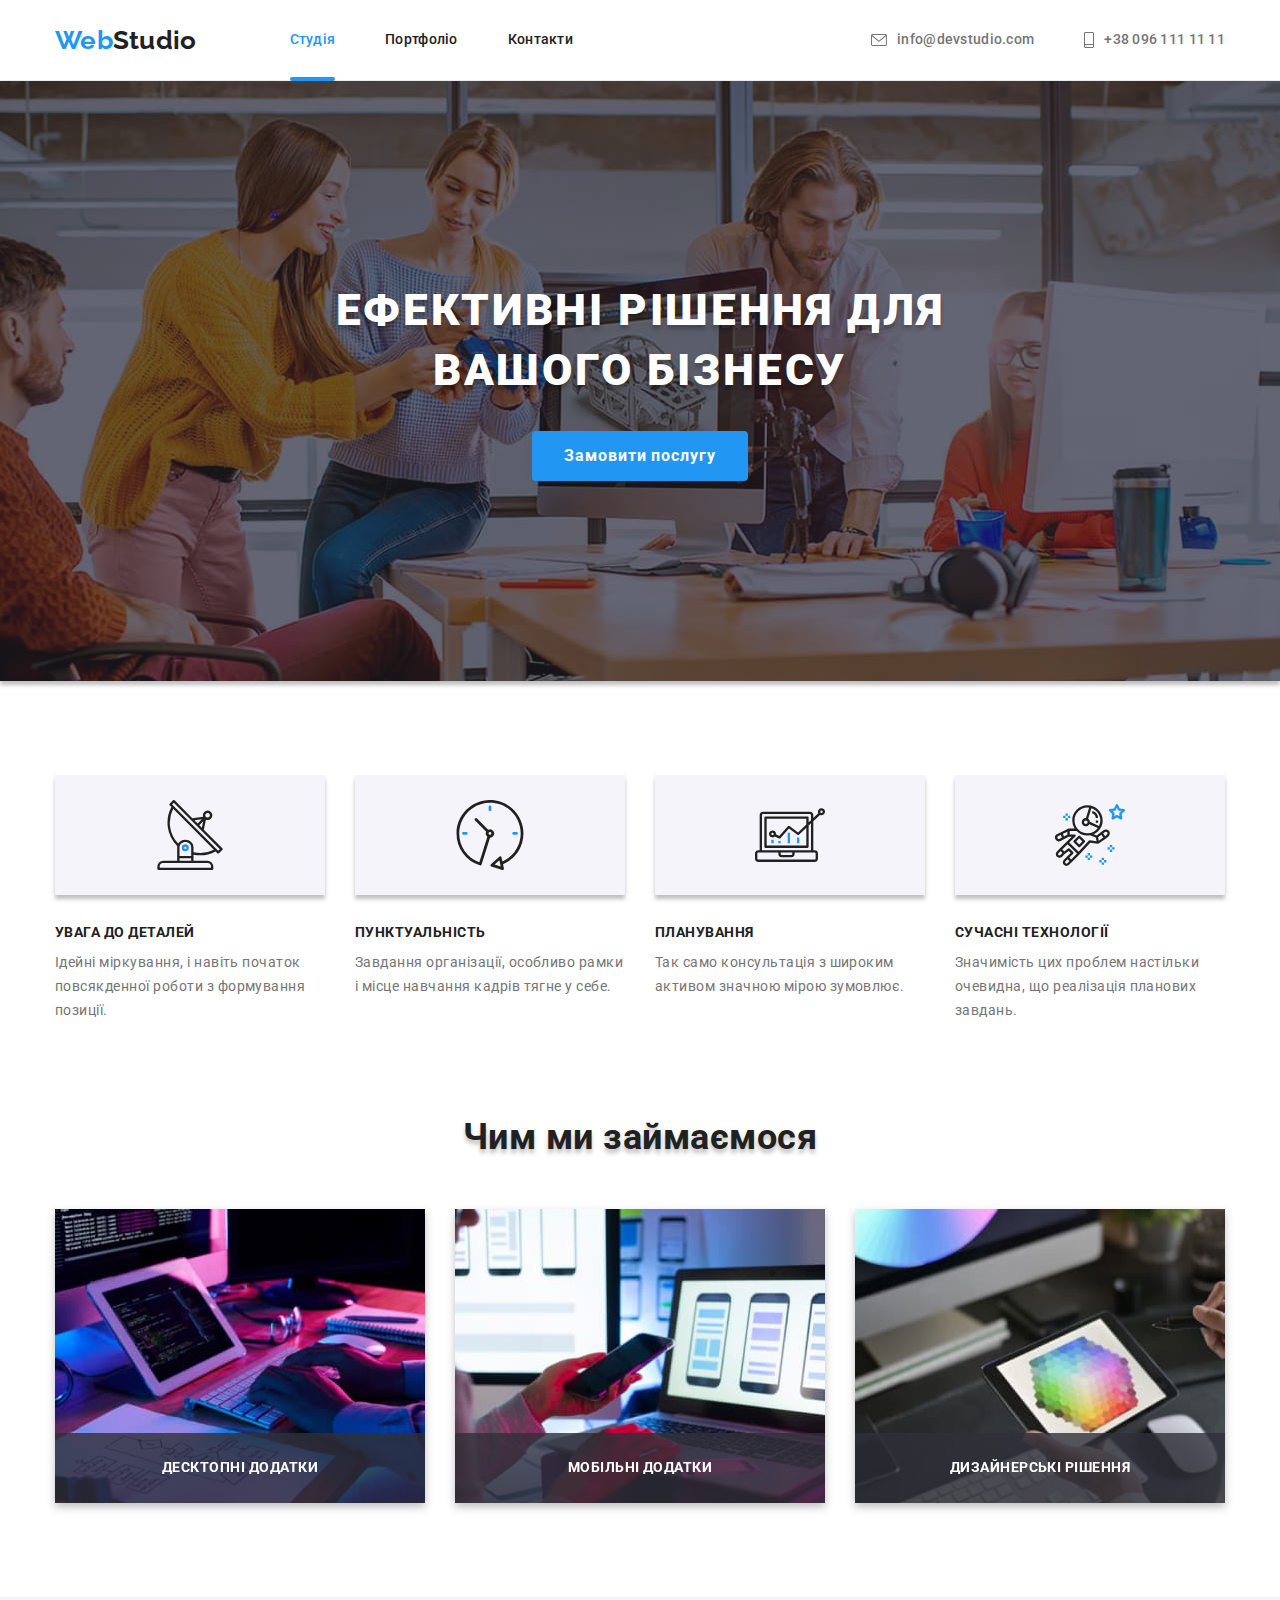
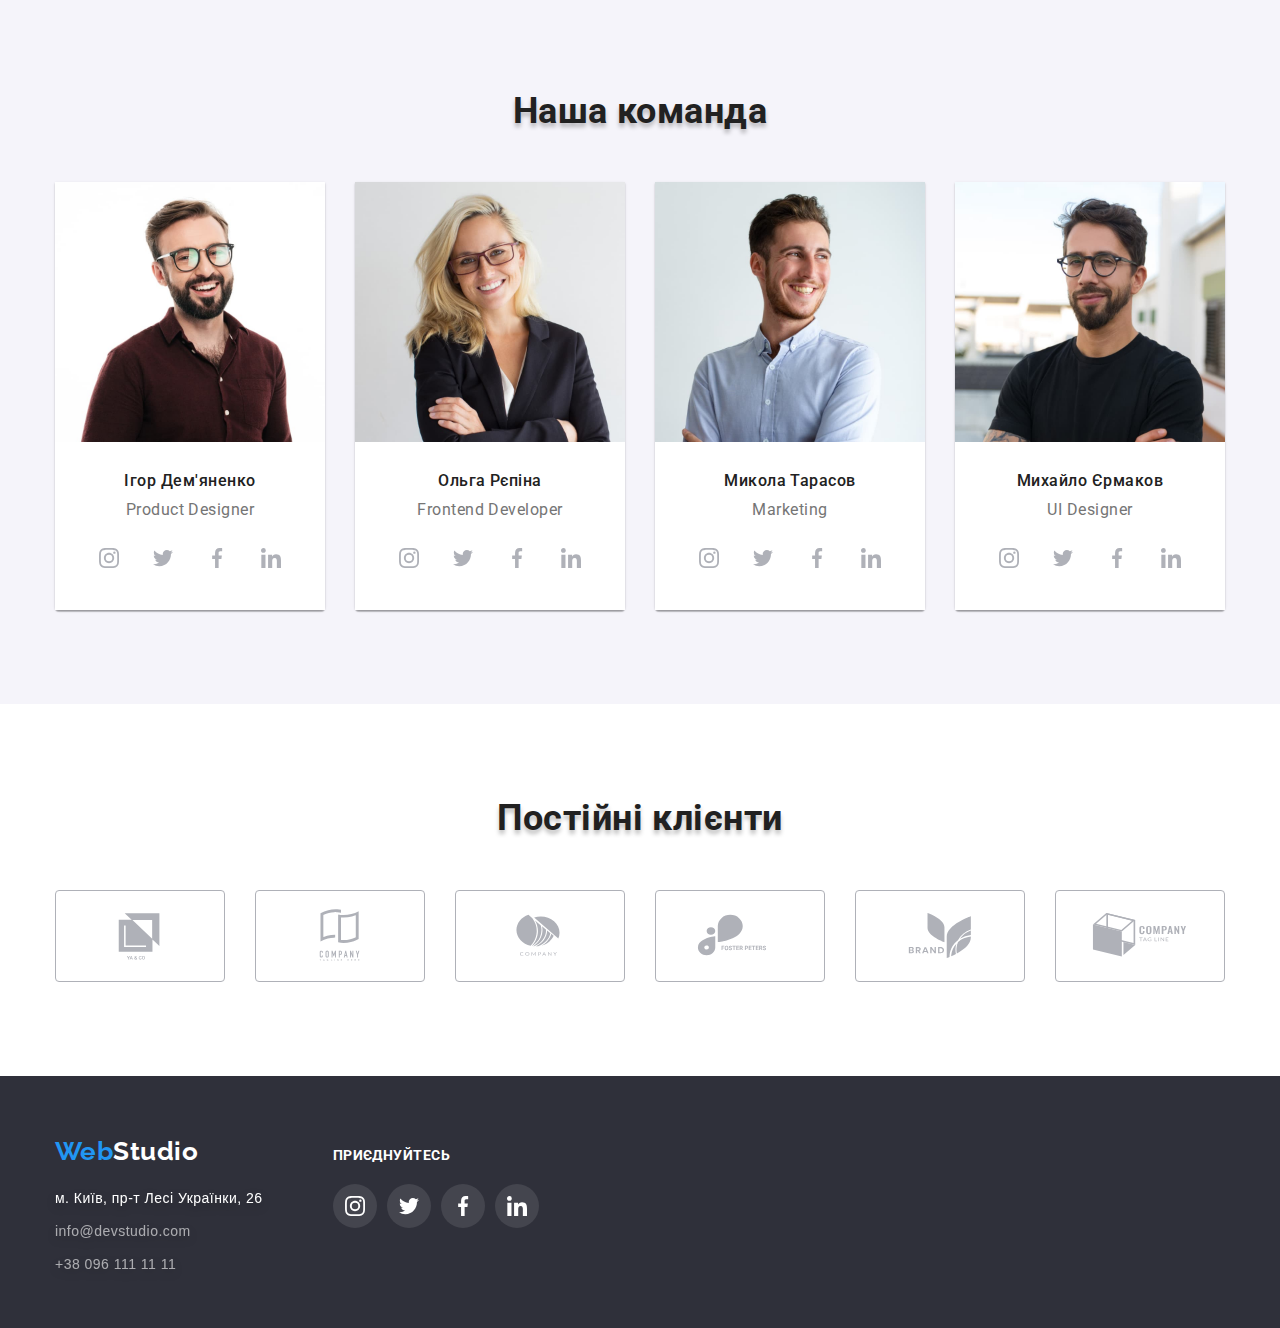
<file: index.html>
<!DOCTYPE html>
<html lang="uk">

<head>
    <meta charset="UTF-8">
    <meta http-equiv="X-UA-Compatible" content="IE=edge">
    <meta name="viewport" content="width=device-width, initial-scale=1.0">
    <title>WebStudio</title>
    <link href="https://fonts.googleapis.com/css2?family=Raleway:wght@700&family=Roboto:wght@400;500;700;900&display=swap" rel="stylesheet">
    <link rel="stylesheet" href="https://cdnjs.cloudflare.com/ajax/libs/modern-normalize/1.1.0/modern-normalize.min.css">
    <link rel="stylesheet" href="./css/styles.css">
</head>

<body class="body">

    <!-- header -->
    <header class="header page-header">
        <div class="container main-header">
        <nav class="header-nav">
            <a href="index.html" lang="en" class="logo logo-header link"> <span class="logo-color">Web</span>Studio</span> </a>
            <ul class="header-list list">
                <li class="item"><a href="index.html" class="nav-link link current"> Студія </a> </li>
                <li class="item"><a href="portfolio.html" class="nav-link link"> Портфоліо </a> </li>
                <li class="item"><a href="" class="nav-link link"> Контакти </a> </li>
            </ul>
        </nav>

        <ul class="header-contact list">
            <li class="header-address">
                <a class="address-link link" href="mailto:info@devstudio.com"> <svg class="address-picture" width="16px" height="12px"> <use href="./images/icons.svg#icon-envelope-1"></use></svg> info@devstudio.com </a> 
            </li>
            <li class="header-address"> <a class="address-link link" href="tel:+380961111111"> <svg class="address-picture" width="10px" height="16px"> <use href="./images/icons.svg#icon-smartphone-1"> </use></svg> +38 096 111 11 11 </a> </li>
        </ul>
        </div>
    </header>

    <!-- main -->
    <main>

        <!-- hero section-->
        <section class="hero overlay">
                <h1 class="hero-title"> Ефективні рішення для вашого бізнесу </h1>
                <button class="button button-studio" type="button" data-modal-open> Замовити послугу </button>
                <div class="backdrop is-hidden" data-modal> 
                    <div class="modal"> 
                        <button data-modal-close class="icon-button"> <svg class="hero-button">
                            <use  href="./images/icons.svg#icon-close"> </use>
                        </svg> </button>
                    </div>
                </div>
        </section>
           
        <!-- feature section-->
        <section class="section">
            <div class="container">
            <h2 class="visually-hidden" > Особливості </h2>

            <ul class="features-list list">
                <li>
                    <div class="features-icon">
                        <svg class="icons-features"> 
                            <use href="./images/icons.svg#icon-antenna" ></use>
                        </svg>
                    </div>
                    <h3 class="section-title title"> УВАГА ДО ДЕТАЛЕЙ </h3>
                    <p class="features-text"> Ідейні міркування, і навіть початок повсякденної роботи з формування позиції.</p>
                </li>

                <li>
                    <div class="features-icon"> 
                        <svg class="icons-features"> 
                            <use href="./images/icons.svg#icon-clock" ></use>
                        </svg>
                    </div>
                    <h3 class="section-title title"> ПУНКТУАЛЬНІСТЬ </h3>
                    <p class="features-text"> Завдання організації, особливо рамки і місце навчання кадрів тягне у себе.</p>
                </li>

                <li>
                    <div class="features-icon"> 
                        <svg class="icons-features"> 
                            <use href="./images/icons.svg#icon-diagram" ></use>
                        </svg>
                    </div>
                    <h3 class="section-title title"> ПЛАНУВАННЯ </h3>
                    <p class="features-text"> Так само консультація з широким активом значною мірою зумовлює.</p>
                </li>

                <li>
                    <div class="features-icon"> 
                        <svg class="icons-features"> 
                            <use href="./images/icons.svg#icon-astronaut" ></use>
                        </svg>
                    </div>
                    <h3 class="section-title title"> СУЧАСНІ ТЕХНОЛОГІЇ </h3>
                    <p class="features-text"> Значимість цих проблем настільки очевидна, що реалізація планових завдань.</p>
                </li>
            </ul>
        </div>
        </section>

        <!-- what_we_do section-->
        <section class="section nopadding">
            <div class="container">
            <h2 class="title title-section"> Чим ми займаємося </h2>

            <ul class="list example-section">
                <li class="example-list"> 
                    <div class="card-thumb"> 
                        <img src="./images/studio/what_we_do/box1/box1.jpg" alt="програмування" width="370"> 
                        <div class="example-thumb first-thumb">
                            <p class="text-thumb">Десктопні додатки</p>
                        </div>
                    </div>
                </li>
                <li class="example-list"> <img src="./images/studio/what_we_do/box2/box2.jpg" alt="веб-дизайн" width="370">   
                    <div class="example-thumb second-thumb">
                        <p class="text-thumb">Мобільні додатки</p>
                    </div> </li>
                <li class="example-list"> <img src="./images/studio/what_we_do/box3/box3.jpg" alt="створення веб-продуктів" width="370">
                    <div class="example-thumb last-thumb">
                        <p class="text-thumb">Дизайнерські рішення</p>
                    </div>
                </li>
            </ul>
        </div>
        </section>

        <!-- team section-->
        <section class="section section-team">
            <div class="container cards-list-item">
                <h2 class="title title-section"> Наша команда </h2>
                <ul class="cards-list list">
                    <li class="cards-item"> 
                        <img class="cards-image" src="./images/studio/our_team/team_card1/card1.jpg" alt="" width="270">
                       <div class="cards-team"> 
                            <h3 class="title"> Ігор Дем'яненко </h3>
                            <p lang="en" class="card-text"> Product Designer </p>
                            <ul class="list cards-icon">
                                <li class="icon-link"> 
                                    <a class="link link-icon" href=""> 
                                        <svg class="social-link"> 
                                            <use href="./images/icons.svg#icon-instagram" ></use>
                                        </svg>
                                    </a> 
                                </li>
                                <li class="icon-link"> 
                                    <a class="link link-icon" href=""> 
                                        <svg class="social-link"> 
                                            <use href="./images/icons.svg#icon-twitter" ></use>
                                        </svg>
                                    </a> 
                                </li>
                                <li class="icon-link"> 
                                    <a class="link link-icon" href="">  
                                        <svg class="social-link"> 
                                            <use href="./images/icons.svg#icon-facebook" ></use>
                                        </svg>
                                    </a>
                                </li>
                                <li class="icon-link"> 
                                    <a class="link link-icon" href=""> 
                                        <svg class="social-link"> 
                                            <use href="./images/icons.svg#icon-linkedin" ></use>
                                        </svg>
                                    </a>
                                </li>
                            </ul>
                        </div>
                    </li>

                    <li class="cards-item"> <img class="cards-image src=" src="./images/studio/our_team/team_card2/card2.jpg" alt="" width="270">
                        <div class="cards-team">
                            <h3 class="title"> Ольга Рєпіна </h3>
                            <p lang="en" class="card-text"> Frontend Developer </p>
                            <ul class="list cards-icon">
                                <li class="icon-link"> 
                                    <a class="link link-icon" href=""> 
                                        <svg class="social-link"> 
                                            <use href="./images/icons.svg#icon-instagram" ></use>
                                        </svg>
                                    </a> 
                                </li>
                                <li class="icon-link"> 
                                    <a class="link link-icon" href=""> 
                                        <svg class="social-link"> 
                                            <use href="./images/icons.svg#icon-twitter" ></use>
                                        </svg>
                                    </a> 
                                </li>
                                <li class="icon-link"> 
                                    <a class="link link-icon" href="">  
                                        <svg class="social-link"> 
                                            <use href="./images/icons.svg#icon-facebook" ></use>
                                        </svg>
                                    </a>
                                </li>
                                <li class="icon-link"> 
                                    <a class="link link-icon" href=""> 
                                        <svg class="social-link"> 
                                            <use href="./images/icons.svg#icon-linkedin" ></use>
                                        </svg>
                                    </a>
                                </li>
                            </ul>
                        </div>
                    </li>

                    <li class="cards-item"> <img class="cards-image src=" src="./images/studio/our_team/team_card3/card3.jpg" alt="" width="270">
                         <div class="cards-team">
                            <h3 class="title"> Микола Тарасов </h3>
                            <p lang="en" class="card-text"> Marketing </p>
                            <ul class="list cards-icon">
                                <li class="icon-link"> 
                                    <a class="link link-icon" href=""> 
                                        <svg class="social-link"> 
                                            <use href="./images/icons.svg#icon-instagram" ></use>
                                        </svg>
                                    </a> 
                                </li>
                                <li class="icon-link"> 
                                    <a class="link link-icon" href=""> 
                                        <svg class="social-link"> 
                                            <use href="./images/icons.svg#icon-twitter" ></use>
                                        </svg>
                                    </a> 
                                </li>
                                <li class="icon-link"> 
                                    <a class="link link-icon" href="">  
                                        <svg class="social-link"> 
                                            <use href="./images/icons.svg#icon-facebook" ></use>
                                        </svg>
                                    </a>
                                </li>
                                <li class="icon-link"> 
                                    <a class="link link-icon" href=""> 
                                        <svg class="social-link"> 
                                            <use href="./images/icons.svg#icon-linkedin" ></use>
                                        </svg>
                                    </a>
                                </li>
                            </ul>
                        </div>
                    </li>

                    <li class="cards-item"> <img class="cards-image src=" src="./images/studio/our_team/team_card4/card4.jpg" alt="" width="270">
                        <div class="cards-team">
                            <h3 class="title"> Михайло Єрмаков </h3>
                            <p lang="en" class="card-text"> UI Designer </p>
                            <ul class="list cards-icon">
                                <li class="icon-link"> 
                                    <a class="link link-icon" href=""> 
                                        <svg class="social-link"> 
                                            <use href="./images/icons.svg#icon-instagram" ></use>
                                        </svg>
                                    </a> 
                                </li>
                                <li class="icon-link"> 
                                    <a class="link link-icon" href=""> 
                                        <svg class="social-link"> 
                                            <use href="./images/icons.svg#icon-twitter" ></use>
                                        </svg>
                                    </a> 
                                </li>
                                <li class="icon-link"> 
                                    <a class="link link-icon" href="">  
                                        <svg class="social-link"> 
                                            <use href="./images/icons.svg#icon-facebook" ></use>
                                        </svg>
                                    </a>
                                </li>
                                <li class="icon-link"> 
                                    <a class="link link-icon" href=""> 
                                        <svg class="social-link"> 
                                            <use href="./images/icons.svg#icon-linkedin" ></use>
                                        </svg>
                                    </a>
                                </li>
                            </ul>
                        </div>
                    </li>
                </ul>
            </div>
        </section>

        <!-- client-section -->
        <section class="section section-client">
            <div class="container"> 
                <h2 class="client-title title-section title"> Постійні клієнти </h2>    
                <ul class="client-icon list">
                    <li class="icon-list"> 
                        <a class="client-icon-link" href="">
                            <svg class="client-item"> 
                                <use href="./images/icons.svg#icon-logo"></use>
                            </svg> 
                        </a>
                        </li>
                        <li class="icon-list"> 
                            <a class="client-icon-link" href="">
                                <svg class="client-item"> 
                                    <use href="./images/icons.svg#icon-logo-1"></use>
                                </svg> 
                            </a>
                        </li>
                        <li class="icon-list"> 
                            <a class="client-icon-link" href="">
                                <svg class="client-item"> 
                                    <use href="./images/icons.svg#icon-logo-2"></use>
                                </svg> 
                            </a>
                        </li>
                        <li class="icon-list"> 
                            <a class="client-icon-link" href="">
                                <svg class="client-item"> 
                                    <use href="./images/icons.svg#icon-logo-3"></use>
                                </svg> 
                            </a>
                        </li>
                        <li class="icon-list"> 
                            <a class="client-icon-link" href="">
                                <svg class="client-item"> 
                                    <use href="./images/icons.svg#icon-logo-4"></use>
                                </svg> 
                            </a>
                        </li>
                        <li class="icon-list"> 
                            <a class="client-icon-link" href="">
                                <svg class="client-item"> 
                                    <use href="./images/icons.svg#icon-logo-5"></use>
                                </svg> 
                            </a>
                        </li>
                </ul>        
            </div>
    </main>

    <!-- footer -->
    <footer class="footer">
        <div class="container container-footer">
            <div>
                <a href="./index.html" class="logo link"> <span class="logo-color">Web</span>Studio </a>
                <address class="adress">
                    <ul class="address-list list">
                        <li> <a class="address-map link" href="https://goo.gl/maps/RR3H3Hqk2sEJXV397" target="_blank"
                                rel="noopener noreferrer nofollow">
                                м. Київ, пр-т Лесі Українки, 26 </a>
                        </li>
                        <li> <a class="address-contact link" href="mailto:info@devstudio.com" target="_blank"
                                rel="noopener noreferrer nofollow">
                                info@devstudio.com </a>
                        </li>
                        <li> <a class="address-contact link" href="tel:+380961111111"> +38 096 111 11 11 </a> </li>
                    </ul>
                </address>
            </div>
            <div class="footer-social">
                <strong class="footer-title"> приєднуйтесь </strong>
                <ul class="list cards-icon">
                    <li class="icon-link"> 
                        <a class="link link-icon" href=""> 
                            <svg class="social-link"> 
                                <use href="./images/icons.svg#icon-instagram" ></use>
                            </svg>
                        </a> 
                    </li>
                    <li class="icon-link"> 
                        <a class="link link-icon" href=""> 
                            <svg class="social-link"> 
                                <use href="./images/icons.svg#icon-twitter" ></use>
                            </svg>
                        </a> 
                    </li>
                    <li class="icon-link"> 
                        <a class="link link-icon" href="">  
                            <svg class="social-link"> 
                                <use href="./images/icons.svg#icon-facebook" ></use>
                            </svg>
                        </a>
                    </li>
                    <li class="icon-link"> 
                        <a class="link link-icon" href=""> 
                            <svg class="social-link"> 
                                <use href="./images/icons.svg#icon-linkedin" ></use>
                            </svg>
                        </a>
                    </li>
                </ul>
            </div>
       </div>
    </footer>
    <script src="./js/modal.js"></script>
</body>

</html>
</file>
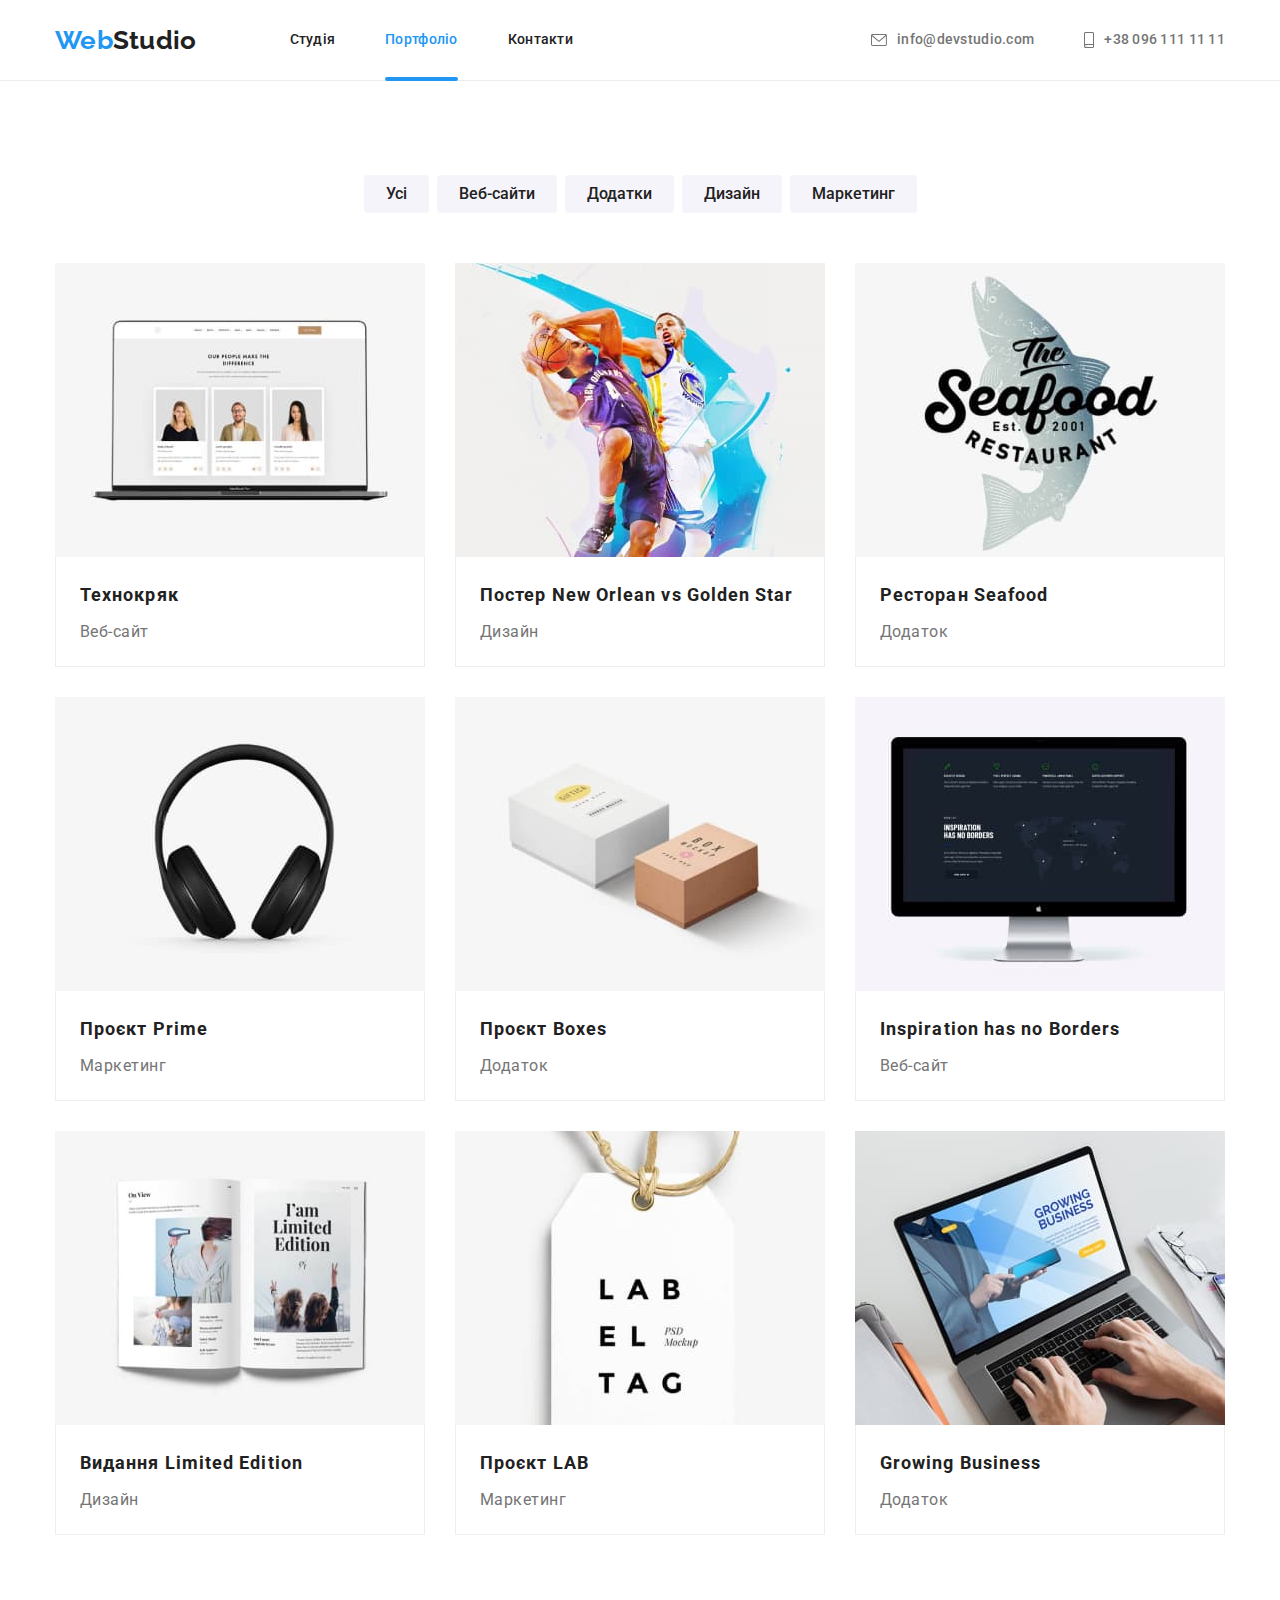
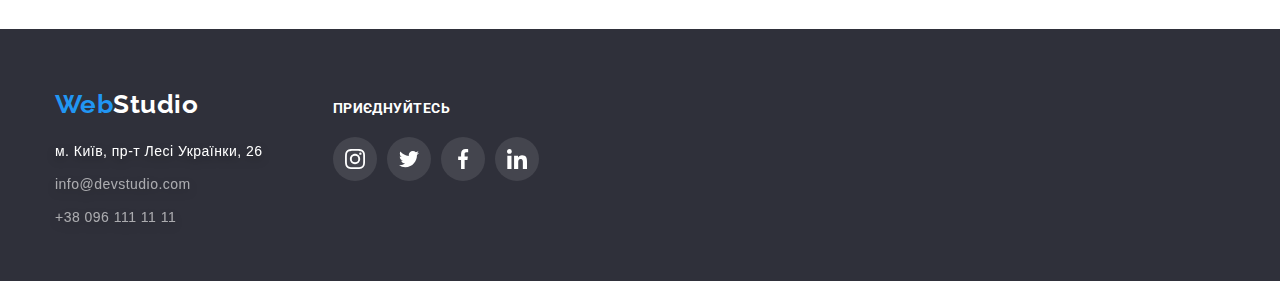
<file: portfolio.html>
<!DOCTYPE html>
<html lang="uk">

<head>
    <meta charset="UTF-8">
    <meta http-equiv="X-UA-Compatible" content="IE=edge">
    <meta name="viewport" content="width=device-width, initial-scale=1.0">
    <title>Portfolio</title>
    <link
        href="https://fonts.googleapis.com/css2?family=Raleway:wght@700&family=Roboto:wght@400;500;700;900&display=swap"
        rel="stylesheet">
    <link rel="stylesheet"
        href="https://cdnjs.cloudflare.com/ajax/libs/modern-normalize/1.1.0/modern-normalize.min.css">
    <link rel="stylesheet" href="./css/styles.css">
</head>

<body>

    <!-- header -->
    <header class="header page-header">
        <div class="container main-header">
            <nav class="header-nav">
                <a href="index.html" lang="en" class="logo logo-header link"> <span class="logo-color">Web</span>Studio
                </a>
                <ul class="header-list list">
                    <li class="item"><a href="index.html" class="nav-link link "> Студія </a> </li>
                    <li class="item"><a href="portfolio.html" class="nav-link link current"> Портфоліо </a> </li>
                    <li class="item"><a href="" class="nav-link link"> Контакти </a> </li>
                </ul>
            </nav>

            <ul class="header-contact list">
                <li class="header-address">
                    <a class="address-link link" href="mailto:info@devstudio.com"> <svg class="address-picture"
                            width="16px" height="12px">
                            <use href="./images/icons.svg#icon-envelope-1"></use>
                        </svg> info@devstudio.com </a>
                </li>
                <li class="header-address"> <a class="address-link link" href="tel:+380961111111"> <svg
                            class="address-picture" width="10px" height="16px">
                            <use href="./images/icons.svg#icon-smartphone-1"> </use>
                        </svg> +38 096 111 11 11 </a> </li>
            </ul>
        </div>
    </header>

    <!-- main -->
    <main class="main">
        <!-- filters -->

        <section class="portfolio section">
            <div class="container container-portfolio">
                <h1 class="visually-hidden">
                    Portfolio
                </h1>
                <ul class="portfolio-filters list">
                    <li class="filters-button"><button type="button"
                            class="button-primary first-primary-button">Усі</button></li>
                    <li class="filters-button"><button type="button" class="button-primary">Веб-сайти</button></li>
                    <li class="filters-button"><button type="button" class="button-primary">Додатки</button></li>
                    <li class="filters-button"><button type="button" class="button-primary">Дизайн</button></li>
                    <li class="filters-button"><button type="button" class="button-primary">Маркетинг</button></li>
                </ul>

                <!-- porfolio -->
                <ul class="portfolio-list list">
                    <li class="portfolio-card">
                        <a href="" class="link link-example">
                            <div class="card-thumb">
                                <img src="./images/portfolio/img1.jpg" alt="">
                                <div class="backdrop-card">
                                    <p> Ресурс пропонує комплексні пропозиції з різним рівнем функціоналу та сервісів. Все це
                                        дозволить відвідувачу отримати вичерпні відомості про компанію чи приватну особу.
                                    </p>
                                </div>
                            </div>  
                            <div class="cards">
                                <h2 class="card-title">Технокряк</h2>
                                <p class="card-text">Веб-сайт</p>
                            </div>
                        </a>
                    </li>
                    <li class="portfolio-card">
                        <a href="" class="link link-example">
                            <div class="card-thumb">
                            <img src="./images/portfolio/img2.jpg" alt="">
                            <div class="backdrop-card">
                                    <p> Ресурс пропонує комплексні пропозиції з різним рівнем функціоналу та сервісів. Все це
                                        дозволить відвідувачу отримати вичерпні відомості про компанію чи приватну особу.
                                    </p>
                                </div>
                            </div>  
                            <div class="cards">
                                <h2 class="card-title">Постер New Orlean vs Golden Star</h2>
                                <p class="card-text">Дизайн</p>
                            </div>
                        </a>
                    </li>
                    <li class="portfolio-card">
                        <a href="" class="link link-example">
                            <div class="card-thumb">
                            <img src="./images/portfolio/img3.jpg" alt="">
                            <div class="backdrop-card">
                                    <p> Ресурс пропонує комплексні пропозиції з різним рівнем функціоналу та сервісів. Все це
                                        дозволить відвідувачу отримати вичерпні відомості про компанію чи приватну особу.
                                    </p>
                                </div>
                            </div>  
                            <div class="cards">
                                <h2 class="card-title">Ресторан Seafood</h2>
                                <p class="card-text">Додаток</p>
                            </div>
                        </a>
                    </li>
                    <li class="portfolio-card">
                        <a href="" class="link link-example">
                            <div class="card-thumb">
                            <img src="./images/portfolio/img4.jpg" alt="">
                            <div class="backdrop-card">
                                    <p> Ресурс пропонує комплексні пропозиції з різним рівнем функціоналу та сервісів. Все це
                                        дозволить відвідувачу отримати вичерпні відомості про компанію чи приватну особу.
                                    </p>
                                </div>
                            </div>  
                            <div class="cards">
                                <h2 class="card-title">Проєкт Prime</h2>
                                <p class="card-text">Маркетинг</p>
                            </div>
                        </a>
                    </li>
                    <li class="portfolio-card">
                        <a href="" class="link link-example">
                            <div class="card-thumb">
                            <img src="./images/portfolio/img5.jpg" alt="">
                            <div class="backdrop-card">
                                    <p> Ресурс пропонує комплексні пропозиції з різним рівнем функціоналу та сервісів. Все це
                                        дозволить відвідувачу отримати вичерпні відомості про компанію чи приватну особу.
                                    </p>
                                </div>
                            </div>  
                            <div class="cards">
                                <h2 class="card-title"> Проєкт Boxes </h2>
                                <p class="card-text">Додаток</p>
                            </div>
                        </a>
                    </li>
                    <li class="portfolio-card">
                        <a href="" class="link link-example">
                            <div class="card-thumb">
                            <img src="./images/portfolio/img6.jpg" alt="">
                            <div class="backdrop-card">
                                    <p> Ресурс пропонує комплексні пропозиції з різним рівнем функціоналу та сервісів. Все це
                                        дозволить відвідувачу отримати вичерпні відомості про компанію чи приватну особу.
                                    </p>
                                </div>
                            </div>  
                            <div class="cards">
                                <h2 class="card-title">Inspiration has no Borders</h2>
                                <p class="card-text">Веб-сайт</p>
                            </div>
                        </a>
                    </li>
                    <li class="portfolio-card">
                        <a href="" class="link link-example">
                            <div class="card-thumb">
                            <img src="./images/portfolio/img7.jpg" alt="">
                            <div class="backdrop-card">
                                    <p> Ресурс пропонує комплексні пропозиції з різним рівнем функціоналу та сервісів. Все це
                                        дозволить відвідувачу отримати вичерпні відомості про компанію чи приватну особу.
                                    </p>
                                </div>
                            </div>  
                            <div class="cards">
                                <h2 class="card-title">Видання Limited Edition</h2>
                                <p class="card-text">Дизайн</p>
                            </div>
                        </a>
                    </li>
                    <li class="portfolio-card">
                        <a href="" class="link link-example">
                            <div class="card-thumb">
                            <img src="./images/portfolio/img8.jpg" alt="">
                            <div class="backdrop-card">
                                    <p> Ресурс пропонує комплексні пропозиції з різним рівнем функціоналу та сервісів. Все це
                                        дозволить відвідувачу отримати вичерпні відомості про компанію чи приватну особу.
                                    </p>
                                </div>
                            </div>  
                            <div class="cards">
                                <h2 class="card-title">Проєкт LAB</h2>
                                <p class="card-text">Маркетинг</p>
                            </div>
                        </a>
                    </li>
                    <li class="portfolio-card">
                        <a href="" class="link link-example">
                            <div class="card-thumb">
                            <img src="./images/portfolio/img9.jpg" alt="">
                            <div class="backdrop-card">
                                    <p> Ресурс пропонує комплексні пропозиції з різним рівнем функціоналу та сервісів. Все це
                                        дозволить відвідувачу отримати вичерпні відомості про компанію чи приватну особу.
                                    </p>
                                </div>
                            </div>  
                            <div class="cards">
                                <h2 class="card-title">Growing Business</h2>
                                <p class="card-text">Додаток</p>
                            </div>
                        </a>
                    </li>
                </ul>
        </section>
    </main>

    <!-- footer -->
    <footer class="footer">
        <div class="container container-footer">
            <div>
                <a href="./index.html" class="logo link"> <span class="logo-color">Web</span>Studio </a>
                <address class="adress">
                    <ul class="address-list list">
                        <li> <a class="address-map link" href="https://goo.gl/maps/RR3H3Hqk2sEJXV397" target="_blank"
                                rel="noopener noreferrer nofollow">
                                м. Київ, пр-т Лесі Українки, 26 </a>
                        </li>
                        <li> <a class="address-contact link" href="mailto:info@devstudio.com" target="_blank"
                                rel="noopener noreferrer nofollow">
                                info@devstudio.com </a>
                        </li>
                        <li> <a class="address-contact link" href="tel:+380961111111"> +38 096 111 11 11 </a> </li>
                    </ul>
                </address>
            </div>
            <div class="footer-social">
                <strong class="footer-title"> приєднуйтесь </strong>
                <ul class="list cards-icon">
                    <li class="icon-link">
                        <a class="link link-icon" href="">
                            <svg class="social-link">
                                <use href="./images/icons.svg#icon-instagram"></use>
                            </svg>
                        </a>
                    </li>
                    <li class="icon-link">
                        <a class="link link-icon" href="">
                            <svg class="social-link">
                                <use href="./images/icons.svg#icon-twitter"></use>
                            </svg>
                        </a>
                    </li>
                    <li class="icon-link">
                        <a class="link link-icon" href="">
                            <svg class="social-link">
                                <use href="./images/icons.svg#icon-facebook"></use>
                            </svg>
                        </a>
                    </li>
                    <li class="icon-link">
                        <a class="link link-icon" href="">
                            <svg class="social-link">
                                <use href="./images/icons.svg#icon-linkedin"></use>
                            </svg>
                        </a>
                    </li>
                </ul>
            </div>
        </div>
    </footer>


</body>

</html>
</file>
<file: css/styles.css>
:root {
    /* Политра цветов */
    --primary-text-color: #757575;
    --title-text-color: #212121;
    --accent-color: #2196F3;
    --white-color: #FFFFFF;
    --background-portfolio: #F5F5F5;
    --white-color-next: #EEEEEE;
    --also-white: #F5F4FA;
    --black-color: #000000;
    --background-footer-header: #2F303A;
    --line-header-line: #ECECEC;
}

/* общие */
.list {
    list-style: none;
    margin: 0;
    padding: 0;
}

.link {
    text-decoration: none;
}   

.link-example {
    color: var(--primary-text-color);
    display: block;
    transition: box-shadow 250ms cubic-bezier(0.4, 0, 0.2, 1); 
}

.link-example:hover,
.link-example:focus {
    box-shadow: 0px 1px 1px rgba(0, 0, 0, 0.12), 0px 4px 4px rgba(0, 0, 0, 0.06), 1px 4px 6px rgba(0, 0, 0, 0.16);
}

.link-example:hover .backdrop-card,
.link-example:focus .backdrop-card {
transform: translateY(0%);
}


body {
    background: var(--white-color);
    color: var(--primary-text-color);
   
    font-family: Roboto, sans-serif;
    letter-spacing: 0.03em;
}

h1, h2, h3, h4, h5, h6 {
    margin: 0;
}

p {
    margin: 0;
}

.visually-hidden {
    position: absolute;
    width: 1px;
    height: 1px;
    margin: -1px;
    border: 0;
    padding: 0;
    
    white-space: nowrap;
    clip-path: inset(100%);
    clip: rect(0 0 0 0);
    overflow: hidden;
  }

/* logo  */
.logo {
    color: var(--white-color);
    font-family: Raleway, sans-serif;
    font-weight: 700;
    font-size: 26px;
    line-height: 1.19;
    transition: text-shadow 250ms cubic-bezier(0.4, 0, 0.2, 1);
}

.logo:hover,
.logo:focus {
    text-shadow: 0px 4px 4px rgba(0, 0, 0, 0.25);
}

.logo-color {
    color: var(--accent-color);
}

.logo-header {
    color: var(--title-text-color);
    margin-right: 93px;
}

/* button */
.button {
    color: var(--white-color);
    background-color: var(--accent-color);
    cursor: pointer;
    border-radius: 4px;
    border: none;
    padding: 10px 32px;

    font-family: inherit;
    font-weight: 700;
    font-size: 16px;
    line-height: 1.87;
    letter-spacing: 0.06em;
    min-width: 216px;
    text-align: center;

    /* ПОХОДУ НАЙДО УКАЗАТЬ СТРОЧНО-БЛОЧНІЙ ЕЛЕМЕНТ, ДИВОМ ОБЕРНУТЬ СТРОЧНУЮ КНОПКУ? */
}

.button-primary {
    background-color: var(--also-white);
    color: var(--title-text-color);
    cursor: pointer;

    font-family: inherit; 
    font-family: Roboto, sans-serif;
    font-weight: 500;
    font-size: 16px;
    line-height: 1.62;
    border-radius: 4px;
    padding: 6px 22px;
    border: none;
    margin-left: 8px;
    display: block;

    transition: color 250ms cubic-bezier(0.4, 0, 0.2, 1),
                background-color 250ms cubic-bezier(0.4, 0, 0.2, 1),
                box-shadow 250ms cubic-bezier(0.4, 0, 0.2, 1);
}

.first-primary-button {
    margin-left: 0px;
}

/* .filters-button:nth-child(3) {
    min-width: 73px;
}
.button-primary:nth-child(2) {
    min-width: 125px;
}
.button-primary:nth-child(3) {
    width: 112px;
}
.button-primary:nth-child(4) {
    min-width: 103px;
}
.button-primary:nth-child(5) {
    min-width: 130px;
} */

.button-primary:hover, 
.button-primary:focus {
    color: var(--white-color);
    background-color: var(--accent-color);
    box-shadow: 0px 1px 1px rgba(0, 0, 0, 0.12), 0px 4px 4px rgba(0, 0, 0, 0.06), 1px 4px 6px rgba(0, 0, 0, 0.16);
}

/* Web-Studio */
.container {
    width: 1200px;
    padding-left: 15px;
    padding-right: 15px;
    margin-left: auto;
    margin-right: auto;
    
}

/* header */
.header {  
    font-weight: 500;
    font-size: 14px;
    line-height: 1.14;
    letter-spacing: 0.02em;
    border-bottom: 1px solid #ECECEC;
}
 
.header-nav {
    display: flex;
    align-items: center;
}

.main-header {
    display: flex; 
}

.header-list {
    display: flex;
}

.header-list .item {
    margin-right: 50px;
}

.header-list .item:last-child {
    margin-right: 0px;
}

.header .current {
    color: var(--accent-color)
}

.item {
    position: relative;
}

.header .current::after { 
    position: absolute;
    border: 2px solid var(--accent-color);
    width: 100%;
    content: " ";
    border-radius: 2px;
    left: 0;
    bottom: -1px;
}

.nav-link:hover,
.nav-link:focus {
    color: var(--accent-color);
    text-shadow: 0px 4px 4px rgba(0, 0, 0, 0.25);
}

.nav-link {
    color: var(--title-text-color);
    display: block;
    padding-top: 32px;
    padding-bottom: 32px;

    transition: color 250ms cubic-bezier(0.4, 0, 0.2, 1),
    text-shadow 250ms cubic-bezier(0.4, 0, 0.2, 1);
}

.header-contact {
    display: flex;
    margin-left: auto;
}

.header-contact li+li {
    margin-left: 50px;
}

.address-link {
    display: flex;
    padding-top: 32px;
    padding-bottom: 32px;
    align-items: center;
    justify-content: center;
    color: var(--primary-text-color);

    transition: color 250ms cubic-bezier(0.4, 0, 0.2, 1),
                fill 250ms cubic-bezier(0.4, 0, 0.2, 1),
                text-shadow 250ms cubic-bezier(0.4, 0, 0.2, 1);
}

.address-picture {
    margin-right: 10px;
    fill: currentColor;
}

.address-link:hover,
.address-link:focus {
    fill: var(--accent-color);
    color: var(--accent-color);
    text-shadow: 0px 4px 4px rgba(0, 0, 0, 0.25);
}

.icon-button {
    width: 30px;
    height: 30px;

    border: 1px solid rgba(0, 0, 0, 0.1);
    border-radius: 50%;
    
    display: flex;
    align-items: center;
    justify-content: center;
    background-color: var(--white-color);

    transition: box-shadow 250ms cubic-bezier(0.4, 0, 0.2, 1);
}

.icon-button:hover,
.icon-button:focus {
    box-shadow: 0px 1px 3px rgba(0, 0, 0, 0.12), 0px 1px 1px rgba(0, 0, 0, 0.14), 0px 2px 1px rgba(0, 0, 0, 0.2);
}

.hero-button {
    width: 30px;
    height: 30px;
}

/* main-studio */

.section .nomargin {
    margin-top: 0px;
}

.section {
    padding-bottom: 94px;
    padding-top: 94px; 
}

/* hero-section */

.hero {
    background-color: var(--background-footer-header);
    height: 600px;
    text-align: center;
    padding-top: 200px;
    padding-bottom: 200px;
    box-shadow: 0px 4px 4px rgba(0, 0, 0, 0.25);
}

.overlay {
    max-width: 1600px;
    min-height: 600px;
    margin-left: auto;
    margin-right: auto;
    background-image: linear-gradient(
        to right,
        rgba(47, 48, 58, 0.4),
        rgba(47, 48, 58, 0.4)
    ),
    url("../images/photo_hero.jpg");
    background-repeat: no-repeat;
    background-position: center;
    background-size: cover;
    
}

.hero .hero-title {

    font-family: Roboto, sans-serif;
    color: var(--white-color);
   
    font-weight: 900;
    font-size: 44px;
    line-height: 1.36;
    letter-spacing: 0.06em;
    text-transform: uppercase; 
    
    margin-left: auto;
    margin-right: auto;
    max-width: 696px;
    margin-top: 0;
    margin-bottom: 30px;

    text-shadow: 0px 4px 4px rgba(0, 0, 0, 0.25);
}


.button-studio {
    transition: filter 250ms cubic-bezier(0.4, 0, 0.2, 1);;
}

.button-studio:hover,
.button-studio:focus {
    filter: drop-shadow(0px 4px 4px rgba(0, 0, 0, 0.25));
}

/* features */

.features-icon {
    display: flex;
    align-items: center;
    justify-content: center;
    background-color: var(--also-white);
    width: 270px;
    height: 120px;
    margin-bottom: 30px;
    box-shadow: 0px 4px 4px rgba(0, 0, 0, 0.25);
}

.icons-features {
    width: 70px;
    height: 70px;
}

.features-list .title {
    color: var(--title-text-color);
    font-weight: 700;
    font-size: 14px;
    line-height: 1.14;
    text-transform: uppercase;
}

.features-text {
font-size: 14px;
line-height: 1.71;
margin: 0;
}

.section-title {
    margin-top: 0;
    margin-bottom: 10px;
}


.features-list {
    display: flex;
}

.features-list li {
    min-width: 270px;
}

.features-list li+li {
    margin-left:30px;
}

/*  what_we_do section */

.nopadding {
    padding-top: 0px;
}

.section .title-section {
    color: var(--title-text-color);
    font-weight: 700;
    font-size: 36px;
    line-height: 1.16;
    text-align: center;

    margin-top: 0;
    margin-bottom: 50px;

    text-shadow: 0px 4px 4px rgba(0, 0, 0, 0.25);
}

.example-section {
    display: flex;
}
.example-section li+li {
    margin-left: 30px;
}

.example-section img {
    display: block;
}

.example-list {
    filter: drop-shadow(0px 4px 4px rgba(0, 0, 0, 0.25));
}

.example-thumb {
    position: absolute;
    left: 0;
    bottom: 0px;
    background-color: rgba(47, 48, 58, 0.8);
    height: 70px;
    width: 100%;
}

.first-thumb {
    display: flex;
    justify-content: center;
    align-items: center;
}

.second-thumb {
    display: flex;
    justify-content: center;
    align-items: center;
}

.last-thumb {
    display: flex;
    justify-content: center;
    align-items: center;
}




.text-thumb {
    color: var(--white-color) ;
    font-weight: 700;
    font-size: 14px;
    line-height: 1.14;
    text-transform: uppercase;
}

/* team section */

.section-team {
    background-color: var(--also-white);
    text-align: center;
}

.cards-list {
display: flex;
}

.cards-list img {
    display: block;
}

.cards-list-item li+li {
    margin-left:30px;    
}

.cards-team {
    padding: 30px 32px 30px 32px;
    background-color: #FFFFFF;
}


.cards-list .title {
    color: var(--title-text-color);
    font-weight: 500;
    font-size: 16px;
    line-height: 1.18;
    margin-bottom: 10px;
}

.card-text {
    font-size: 16px;
    line-height: 1.18;
    text-align: center;
    padding:0;
    margin:0;
    margin-bottom: 16px;
}

.cards-item {
    box-shadow: 0px 1px 3px rgba(0, 0, 0, 0.12), 0px 1px 1px rgba(0, 0, 0, 0.14), 0px 2px 1px rgba(0, 0, 0, 0.2);
border-radius: 0px 0px 4px 4px;
}

.cards-icon {
    display: flex;
}

.link-icon {
    display: flex;
    align-items: center;
    justify-content: center;
    height: 44px;
    width: 44px;
    fill: #AFB1B8;
    border-radius: 50%;

    transition: background-color 250ms cubic-bezier(0.4, 0, 0.2, 1),
                fill 250ms cubic-bezier(0.4, 0, 0.2, 1),
                filter 250ms cubic-bezier(0.4, 0, 0.2, 1);
    
}

.link-icon:hover, 
.link-icon:focus {
    background-color: #2196F3;
    fill: #FFFFFF;
    filter: drop-shadow(0px 4px 4px rgba(0, 0, 0, 0.25));
}

.icon-link {
    width: 44px;
    height: 44px;
}

.cards-icon li+li {
    margin-left: 10px;
}

.social-link {
    width: 20px;
    height: 20px;
    color: currentColor;
}

/* client */

.client-icon {
    display: flex;
    justify-content: space-between;
}

.icon-list:hover,
.icon-list:focus {
    box-shadow: 0px 4px 4px rgba(0, 0, 0, 0.25);
}

.icon-list {
    width: 170px;
    height: 92px;
transition: box-shadow 250ms cubic-bezier(0.4, 0, 0.2, 1);;
}

.client-icon-link {
    display: flex;
    align-items: center;
    height: 92px;
    justify-content: center;

    border: 1px solid #AFB1B8;
    border-radius: 4px;
    color: #AFB1B8;

    transition: color 250ms cubic-bezier(0.4, 0, 0.2, 1),
                fill 250ms cubic-bezier(0.4, 0, 0.2, 1),
                border-color 250ms cubic-bezier(0.4, 0, 0.2, 1);
}

.client-item {
    width: 106px;
    height: 60px;
    fill: currentColor;
}

.client-icon-link:hover,
.client-icon-link:focus {
    color: var(--accent-color);
    fill: var(--accent-color);
    border-color: var(--accent-color);
}


/* main portfolio */

.portfolio-filters {
    display: flex;
    justify-content: center;
    margin-bottom: 50px;
}

.portfolio-list {
    display: flex;
    flex-wrap: wrap;
}

.portfolio-list img {
    display: block;
}

.portfolio-list .card-title {
    color: var(--title-text-color);
    font-weight: 700;
    font-size: 18px;
    line-height: 2;
    letter-spacing: 0.06em;
    margin-top: 0px;
}

.portfolio-card {
    margin-right: 30px;
    margin-bottom: 30px;
}

.cards {
    height: 110px;
}

.portfolio-card:nth-child(3n) {
    margin-right: 0px;
}

.portfolio-card:nth-last-child(-n+3) {
    margin-bottom: 0;
}

.card-title {
    margin-bottom: 4px;
}

.portfolio-card .card-text {
    font-size: 16px;
    line-height: 1.87;
    text-align: left;
}

.portfolio-card .cards {
    padding: 20px 24px;
    border: 1px solid #EEEEEE;
    border-top: none;
}

/* footer */
.container-footer {
    display: flex;
    align-items: baseline;
}

.footer-title {
    color: var(--white-color);
    font-weight: 700;
    font-size: 14px;
    line-height: 1.14;
    text-transform: uppercase;
    display: block;
    margin-bottom: 20px;

}

.footer-social {
    margin-left:70px;
}

.footer {
    background-color: var(--background-footer-header);
    height: 252px;
    padding-top: 60px;
    padding-bottom: 60px;
}

.adress {
    font-style: normal;
    font-family: Robota, sans-serif;
    font-weight: 400;
    font-size: 14px;
    line-height: 1.71;

    margin-top: 20px;
}

.adress li+li {
margin-top: 9px;
}

.address-list {
    filter: drop-shadow(0px 4px 4px rgba(0, 0, 0, 0.25));
}

.address-list .link {
    transition: color 250ms cubic-bezier(0.4, 0, 0.2, 1);
}

.address-list .link:hover,
.address-list .link:focus {
    color: var(--accent-color);
}

.footer .address-map {
    color: var(--white-color);
}

.address-contact {
    color: rgba(255, 255, 255, 0.6);
}

.footer-social .link-icon {
    background-color: rgba(255, 255, 255, 0.1);
    fill: var(--white-color);
}

.footer-social .link-icon:hover,
.footer-social .link-icon:focus {
    background-color: var(--accent-color);
}

.backdrop {
  position: fixed;
  top: 0px;
  left: 0px;
  width: 100%;
  height: 100%;
  background-color: rgba(0, 0, 0, 0.2);
  opacity: 1;

  transition: opacity 250ms cubic-bezier(0.4, 0, 0.2, 1), visibility 250ms cubic-bezier(0.4, 0, 0.2, 1); 
  z-index: 1;

}

.backdrop.is-hidden {
opacity: 0;
pointer-events: none;
visibility: hidden;
}

.backdrop.is-hidden .modal {
    transform: translate(-50%, -50%) scale(1.3);
}

.modal {
    position: absolute;
    left: 50%;
    top: 50%;

    filter: drop-shadow(0px 4px 4px rgba(0, 0, 0, 0.25));

    min-height: 581px;
    min-width: 528px;
    padding: 15px;

    background-color: var(--white-color);

    padding-left: 490px;
    padding-right: 8px;
    padding-top: 8px;
    transform: translate(-50%, -50%) scale(1);
    
    transition: transform 250ms cubic-bezier(0.4, 0, 0.2, 1);
}

.card-thumb {
   position: relative;
   overflow: hidden;
}

.backdrop-card {
    position: absolute;
    top: 0;
    left: 0;

    transform: translateY(105%);

    width: 370px;
    height: 294px;

    background-color: rgba(33, 150, 243, 0.9);
    transition: transform 250ms cubic-bezier(0.4, 0, 0.2, 1);
}

.backdrop-card p {
    font-weight: 400;
    font-size: 18px;
    line-height: 1.55;
    letter-spacing: 0.03em;
    color: #FFFFFF;

    padding: 63px 24px;
}
</file>
